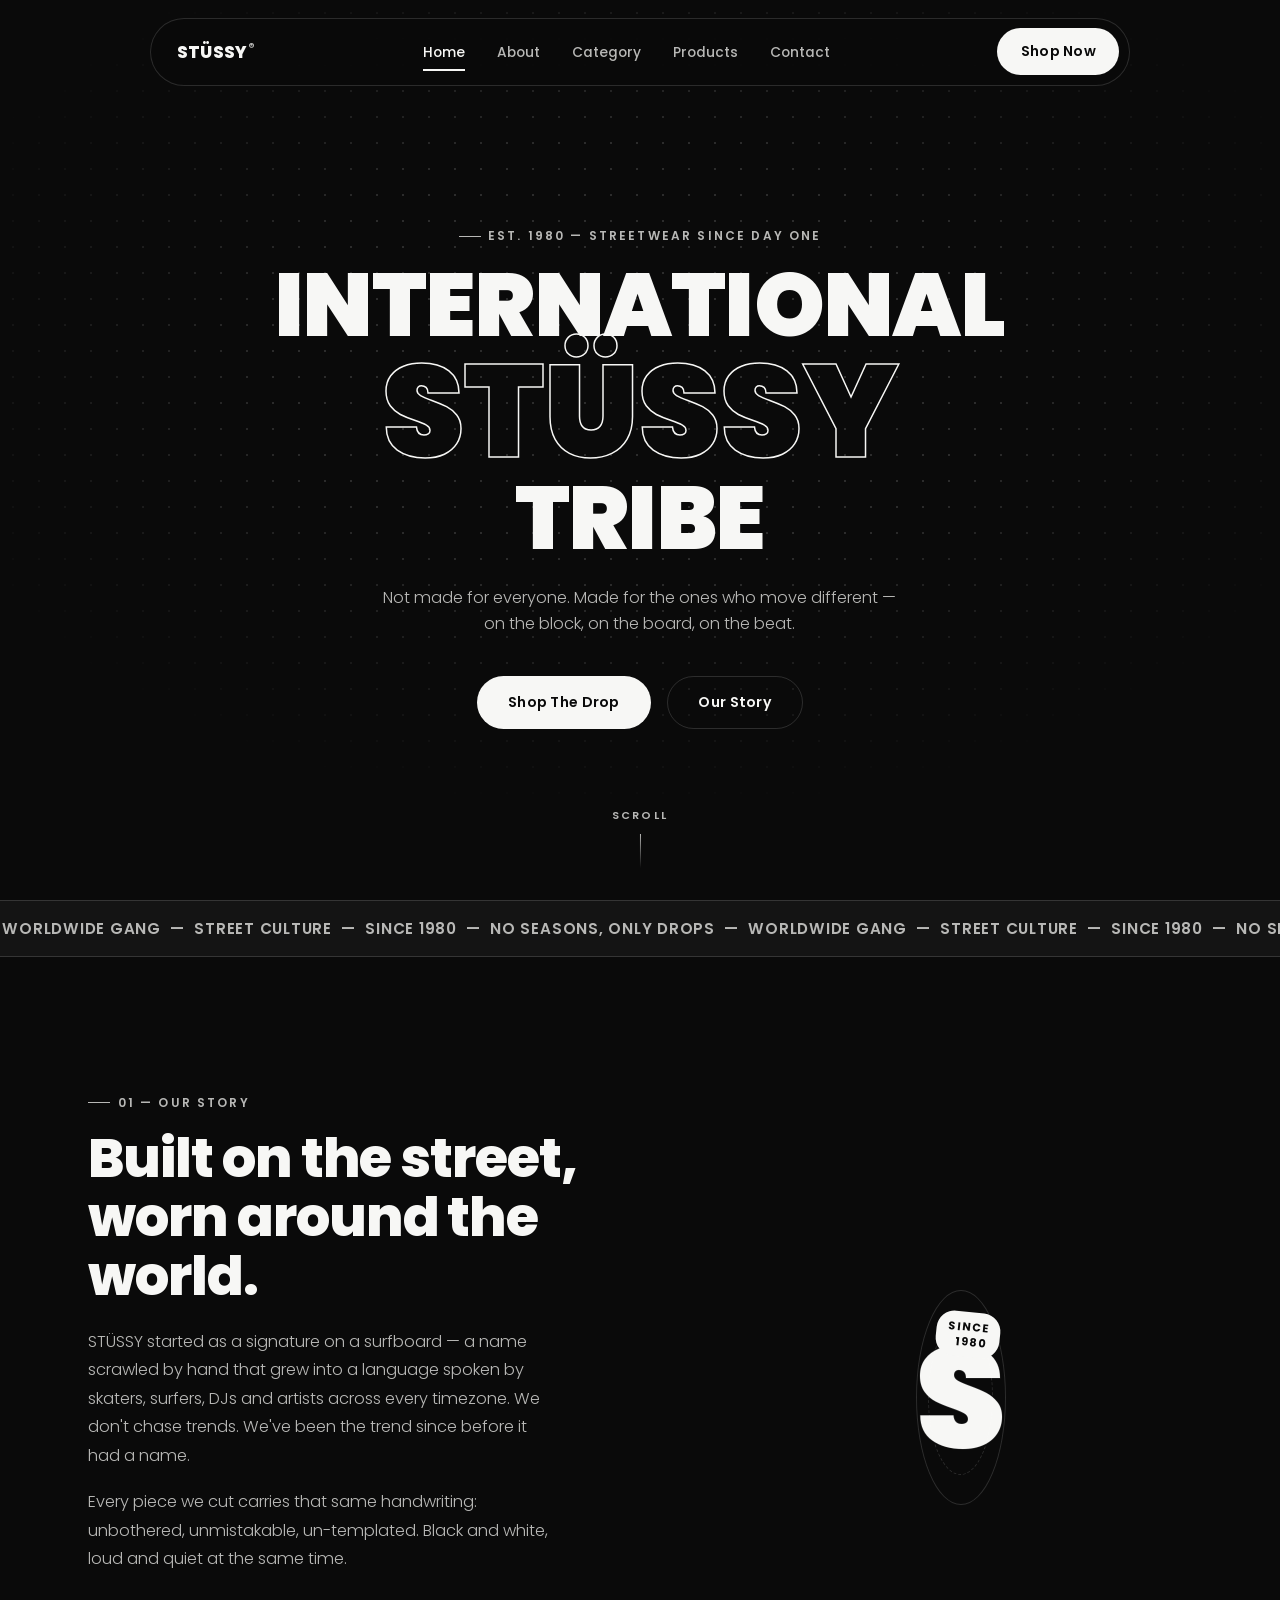
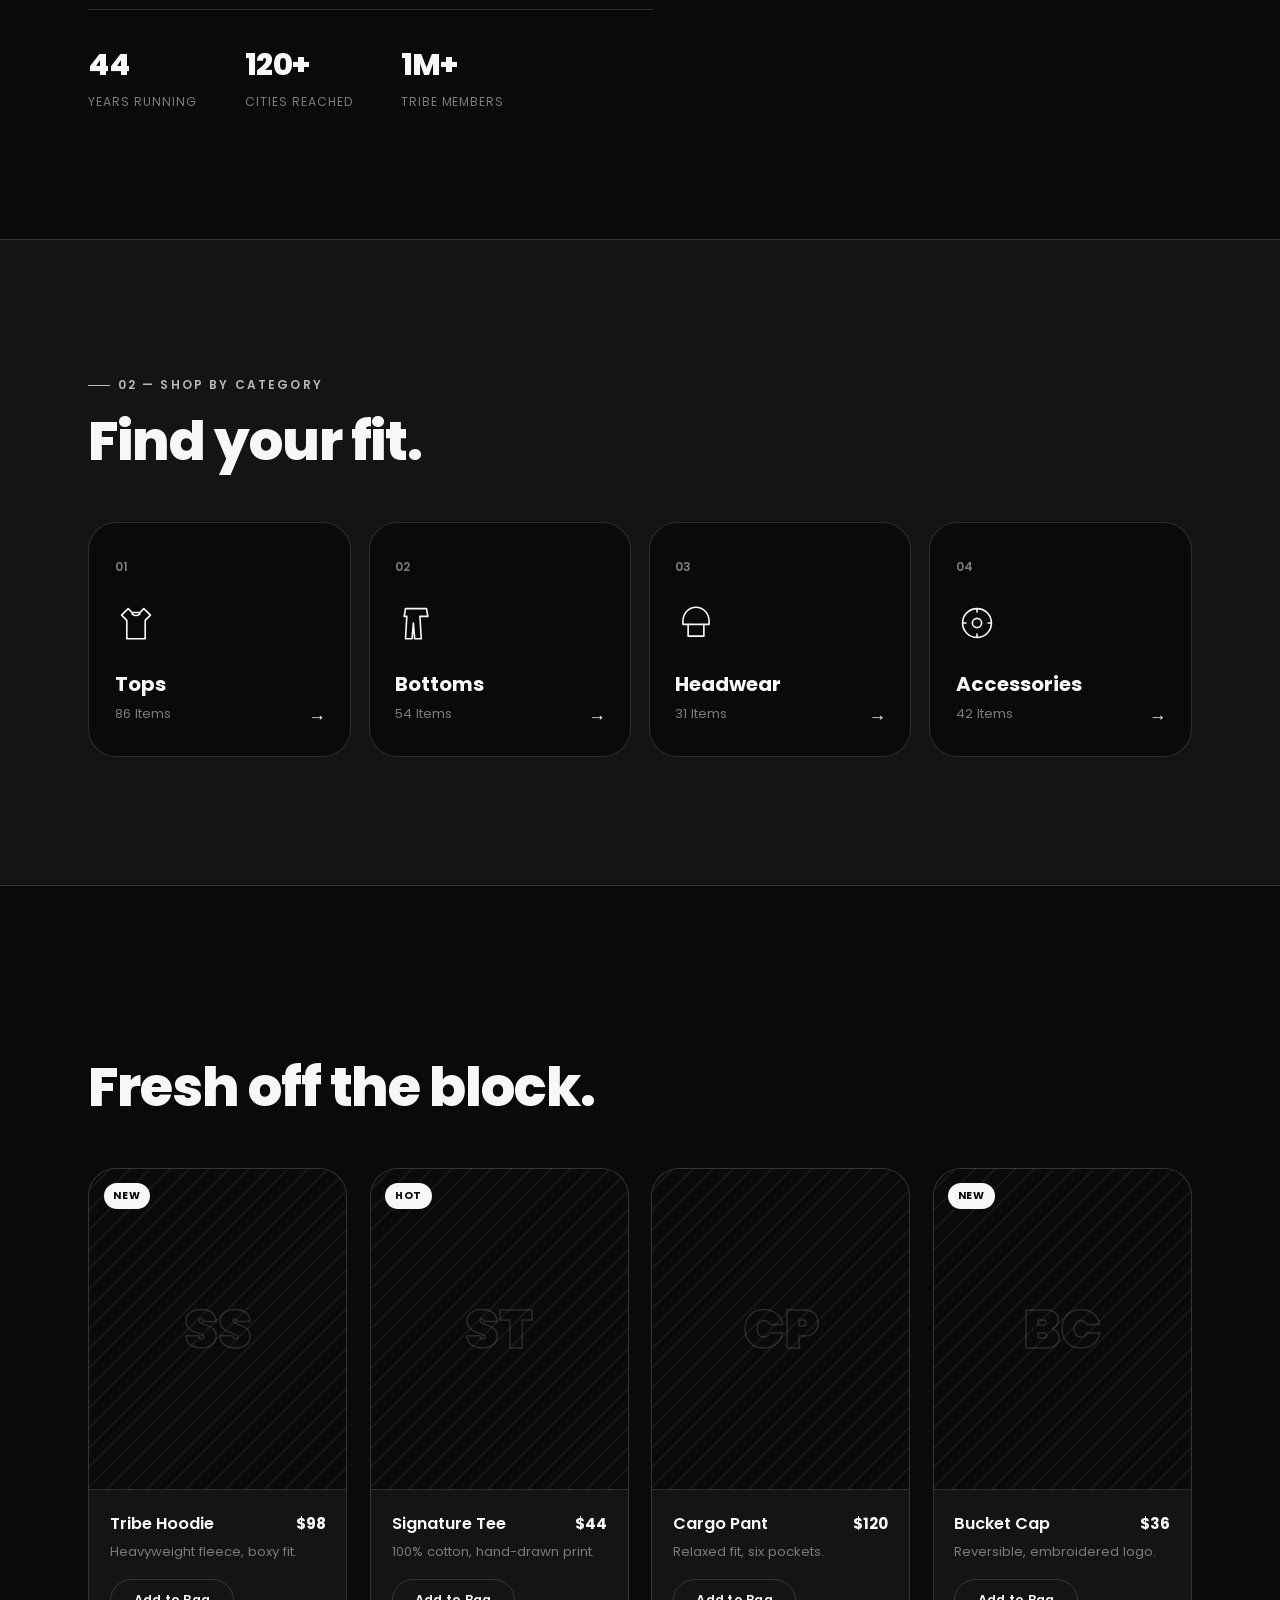
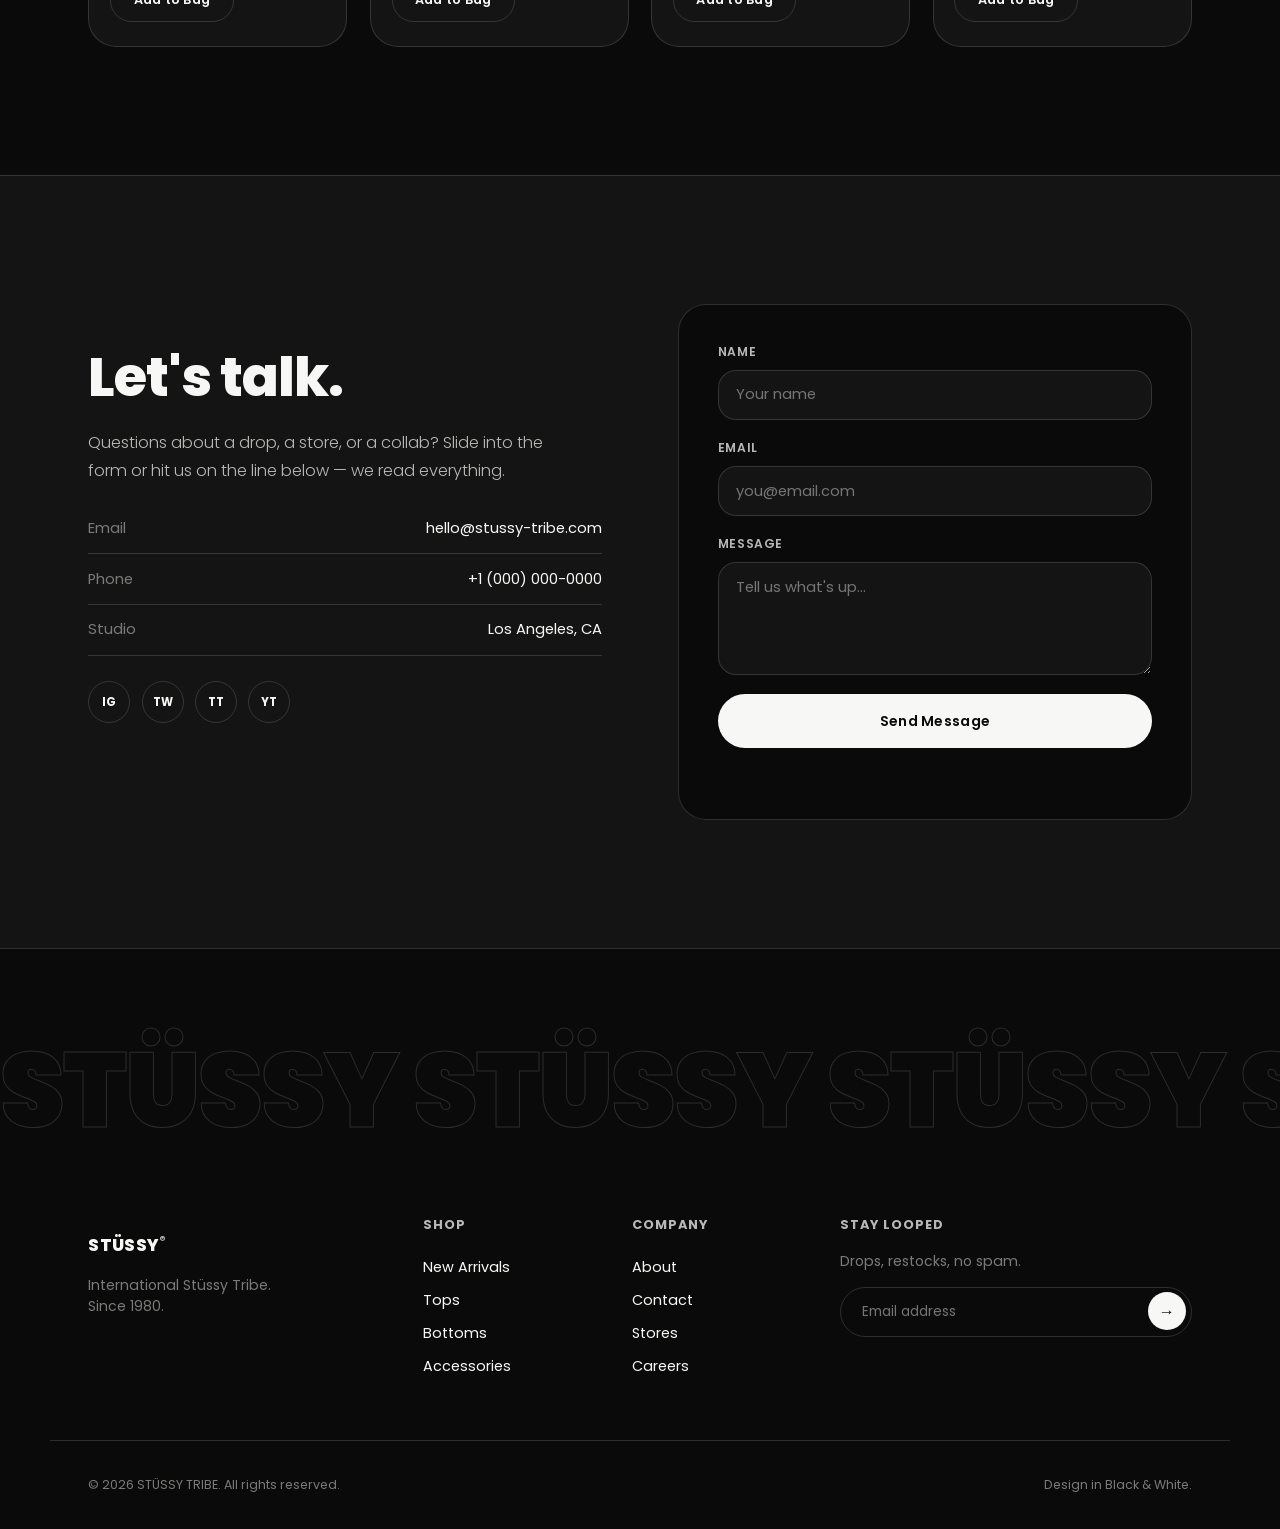
<file: index.html>
<!DOCTYPE html>
<html lang="en">
<head>
<meta charset="UTF-8">
<meta name="viewport" content="width=device-width, initial-scale=1.0">
<title>STÜSSY — International Tribe</title>
<link rel="preconnect" href="https://fonts.googleapis.com">
<link rel="preconnect" href="https://fonts.gstatic.com" crossorigin>
<link href="https://fonts.googleapis.com/css2?family=Poppins:ital,wght@0,300;0,400;0,500;0,600;0,700;0,800;0,900;1,400&display=swap" rel="stylesheet">
<link rel="stylesheet" href="style.css">
</head>
<body>

<!-- ================= NAVBAR (CAPSULE) ================= -->
<header class="navbar-wrap">
  <nav class="navbar" id="navbar">
    <a href="#home" class="nav-logo">STÜSSY<span class="nav-logo-dot">®</span></a>

    <ul class="nav-links" id="navLinks">
      <li><a href="#home" class="nav-link active-link">Home</a></li>
      <li><a href="#about" class="nav-link">About</a></li>
      <li><a href="#kategori" class="nav-link">Category</a></li>
      <li><a href="#produk" class="nav-link">Products</a></li>
      <li><a href="#contact" class="nav-link">Contact</a></li>
    </ul>

    <div class="nav-actions">
      <a href="#produk" class="btn btn-solid nav-cta">Shop Now</a>
      <button class="nav-burger" id="navBurger" aria-label="Toggle menu">
        <span></span><span></span><span></span>
      </button>
    </div>
  </nav>
</header>

<!-- ================= HOME / HERO ================= -->
<section id="home" class="hero">
  <div class="dot-field" aria-hidden="true"></div>

  <div class="hero-inner">
    <p class="eyebrow reveal">EST. 1980 — STREETWEAR SINCE DAY ONE</p>
    <h1 class="hero-title">
      <span class="reveal">INTERNATIONAL</span>
      <span class="hero-outline reveal">STÜSSY</span>
      <span class="reveal">TRIBE</span>
    </h1>
    <p class="hero-sub reveal">
      Not made for everyone. Made for the ones who move different —
      on the block, on the board, on the beat.
    </p>
    <div class="hero-actions reveal">
      <a href="#produk" class="btn btn-solid">Shop The Drop</a>
      <a href="#about" class="btn btn-outline">Our Story</a>
    </div>
  </div>

  <a href="#about" class="scroll-cue" aria-label="Scroll down">
    <span>SCROLL</span>
    <i></i>
  </a>
</section>

<!-- marquee strip -->
<div class="marquee">
  <div class="marquee-track">
    <span>WORLDWIDE GANG&nbsp;</span><span>—</span><span>&nbsp;STREET CULTURE&nbsp;</span><span>—</span>
    <span>&nbsp;SINCE 1980&nbsp;</span><span>—</span><span>&nbsp;NO SEASONS, ONLY DROPS&nbsp;</span><span>—</span>
    <span>&nbsp;WORLDWIDE GANG&nbsp;</span><span>—</span><span>&nbsp;STREET CULTURE&nbsp;</span><span>—</span>
    <span>&nbsp;SINCE 1980&nbsp;</span><span>—</span><span>&nbsp;NO SEASONS, ONLY DROPS&nbsp;</span><span>—</span>
  </div>
</div>

<!-- ================= ABOUT ================= -->
<section id="about" class="about">
  <div class="about-inner">
    <div class="about-text">
      <p class="eyebrow reveal">01 — OUR STORY</p>
      <h2 class="section-title reveal">Built on the street,<br>worn around the world.</h2>
      <p class="about-p reveal">
        STÜSSY started as a signature on a surfboard — a name scrawled
        by hand that grew into a language spoken by skaters, surfers,
        DJs and artists across every timezone. We don't chase trends.
        We've been the trend since before it had a name.
      </p>
      <p class="about-p reveal">
        Every piece we cut carries that same handwriting: unbothered,
        unmistakable, un-templated. Black and white, loud and quiet
        at the same time.
      </p>

      <div class="stat-row reveal">
        <div class="stat">
          <span class="stat-num">44</span>
          <span class="stat-label">Years Running</span>
        </div>
        <div class="stat">
          <span class="stat-num">120+</span>
          <span class="stat-label">Cities Reached</span>
        </div>
        <div class="stat">
          <span class="stat-num">1M+</span>
          <span class="stat-label">Tribe Members</span>
        </div>
      </div>
    </div>

    <div class="about-graphic reveal" aria-hidden="true">
      <div class="graphic-ring ring-1"></div>
      <div class="graphic-ring ring-2"></div>
      <div class="graphic-mark">S</div>
      <div class="graphic-tag">SINCE<br>1980</div>
    </div>
  </div>
</section>

<!-- ================= KATEGORI ================= -->
<section id="kategori" class="kategori">
  <div class="section-head">
    <p class="eyebrow reveal">02 — SHOP BY CATEGORY</p>
    <h2 class="section-title reveal">Find your fit.</h2>
  </div>

  <div class="cat-grid">

    <article class="cat-card reveal">
      <span class="cat-index">01</span>
      <div class="cat-icon">
        <svg viewBox="0 0 64 64" fill="none" xmlns="http://www.w3.org/2000/svg">
          <path d="M20 10 L10 20 L18 28 L18 56 H46 V28 L54 20 L44 10 L38 16 H26 L20 10Z" stroke="currentColor" stroke-width="2.5" stroke-linejoin="round"/>
          <path d="M26 16 C26 22 38 22 38 16" stroke="currentColor" stroke-width="2.5"/>
        </svg>
      </div>
      <h3 class="cat-title">Tops</h3>
      <p class="cat-count">86 Items</p>
      <span class="cat-arrow">→</span>
    </article>

    <article class="cat-card reveal">
      <span class="cat-index">02</span>
      <div class="cat-icon">
        <svg viewBox="0 0 64 64" fill="none" xmlns="http://www.w3.org/2000/svg">
          <path d="M16 10 H48 L50 22 L38 22 L40 56 H30 L28 32 L26 56 H16 L18 22 L14 22 L16 10Z" stroke="currentColor" stroke-width="2.5" stroke-linejoin="round"/>
        </svg>
      </div>
      <h3 class="cat-title">Bottoms</h3>
      <p class="cat-count">54 Items</p>
      <span class="cat-arrow">→</span>
    </article>

    <article class="cat-card reveal">
      <span class="cat-index">03</span>
      <div class="cat-icon">
        <svg viewBox="0 0 64 64" fill="none" xmlns="http://www.w3.org/2000/svg">
          <path d="M12 30 C12 16 22 8 32 8 C42 8 52 16 52 30 V34 H44 V52 H20 V34 H12 V30Z" stroke="currentColor" stroke-width="2.5" stroke-linejoin="round"/>
          <path d="M20 34 H44" stroke="currentColor" stroke-width="2.5"/>
        </svg>
      </div>
      <h3 class="cat-title">Headwear</h3>
      <p class="cat-count">31 Items</p>
      <span class="cat-arrow">→</span>
    </article>

    <article class="cat-card reveal">
      <span class="cat-index">04</span>
      <div class="cat-icon">
        <svg viewBox="0 0 64 64" fill="none" xmlns="http://www.w3.org/2000/svg">
          <circle cx="32" cy="32" r="22" stroke="currentColor" stroke-width="2.5"/>
          <circle cx="32" cy="32" r="7" stroke="currentColor" stroke-width="2.5"/>
          <path d="M32 10 V16 M32 48 V54 M10 32 H16 M48 32 H54" stroke="currentColor" stroke-width="2.5"/>
        </svg>
      </div>
      <h3 class="cat-title">Accessories</h3>
      <p class="cat-count">42 Items</p>
      <span class="cat-arrow">→</span>
    </article>

  </div>
</section>

<!-- ================= PRODUK ================= -->
<section id="produk" class="produk">
  <div class="section-head">
    <p class="eyebrow reveal">03 — NEW ARRIVALS</p>
    <h2 class="section-title reveal">Fresh off the block.</h2>
  </div>

  <div class="prod-grid">

    <article class="prod-card reveal">
      <div class="prod-media">
        <span class="prod-tag">NEW</span>
        <div class="prod-mono">SS</div>
      </div>
      <div class="prod-info">
        <div class="prod-row">
          <h3 class="prod-title">Tribe Hoodie</h3>
          <span class="prod-price">$98</span>
        </div>
        <p class="prod-desc">Heavyweight fleece, boxy fit.</p>
        <button class="btn btn-outline btn-small">Add to Bag</button>
      </div>
    </article>

    <article class="prod-card reveal">
      <div class="prod-media">
        <span class="prod-tag">HOT</span>
        <div class="prod-mono">ST</div>
      </div>
      <div class="prod-info">
        <div class="prod-row">
          <h3 class="prod-title">Signature Tee</h3>
          <span class="prod-price">$44</span>
        </div>
        <p class="prod-desc">100% cotton, hand-drawn print.</p>
        <button class="btn btn-outline btn-small">Add to Bag</button>
      </div>
    </article>

    <article class="prod-card reveal">
      <div class="prod-media">
        <div class="prod-mono">CP</div>
      </div>
      <div class="prod-info">
        <div class="prod-row">
          <h3 class="prod-title">Cargo Pant</h3>
          <span class="prod-price">$120</span>
        </div>
        <p class="prod-desc">Relaxed fit, six pockets.</p>
        <button class="btn btn-outline btn-small">Add to Bag</button>
      </div>
    </article>

    <article class="prod-card reveal">
      <div class="prod-media">
        <span class="prod-tag">NEW</span>
        <div class="prod-mono">BC</div>
      </div>
      <div class="prod-info">
        <div class="prod-row">
          <h3 class="prod-title">Bucket Cap</h3>
          <span class="prod-price">$36</span>
        </div>
        <p class="prod-desc">Reversible, embroidered logo.</p>
        <button class="btn btn-outline btn-small">Add to Bag</button>
      </div>
    </article>

  </div>
</section>

<!-- ================= CONTACT ================= -->
<section id="contact" class="contact">
  <div class="contact-inner">
    <div class="contact-text">
      <p class="eyebrow reveal">04 — GET IN TOUCH</p>
      <h2 class="section-title reveal">Let's talk.</h2>
      <p class="about-p reveal">
        Questions about a drop, a store, or a collab? Slide into the
        form or hit us on the line below — we read everything.
      </p>

      <ul class="contact-list reveal">
        <li><span>Email</span><a href="mailto:hello@stussy-tribe.com">hello@stussy-tribe.com</a></li>
        <li><span>Phone</span><a href="tel:+10000000000">+1 (000) 000-0000</a></li>
        <li><span>Studio</span><a href="#">Los Angeles, CA</a></li>
      </ul>

      <div class="social-row reveal">
        <a href="#" class="social-pill">IG</a>
        <a href="#" class="social-pill">TW</a>
        <a href="#" class="social-pill">TT</a>
        <a href="#" class="social-pill">YT</a>
      </div>
    </div>

    <form class="contact-form reveal" id="contactForm">
      <label class="field">
        <span>Name</span>
        <input type="text" name="name" placeholder="Your name" required>
      </label>
      <label class="field">
        <span>Email</span>
        <input type="email" name="email" placeholder="you@email.com" required>
      </label>
      <label class="field">
        <span>Message</span>
        <textarea name="message" rows="4" placeholder="Tell us what's up..." required></textarea>
      </label>
      <button type="submit" class="btn btn-solid btn-full">Send Message</button>
      <p class="form-note" id="formNote"></p>
    </form>
  </div>
</section>

<!-- ================= FOOTER ================= -->
<footer class="footer">
  <div class="footer-marquee">
    <div class="footer-marquee-track">
      <span>STÜSSY&nbsp;</span><span>STÜSSY&nbsp;</span><span>STÜSSY&nbsp;</span><span>STÜSSY&nbsp;</span>
      <span>STÜSSY&nbsp;</span><span>STÜSSY&nbsp;</span><span>STÜSSY&nbsp;</span><span>STÜSSY&nbsp;</span>
    </div>
  </div>

  <div class="footer-inner">
    <div class="footer-col footer-brand">
      <p class="nav-logo">STÜSSY<span class="nav-logo-dot">®</span></p>
      <p class="footer-tag">International Stüssy Tribe. Since 1980.</p>
    </div>

    <div class="footer-col">
      <h4>Shop</h4>
      <a href="#produk">New Arrivals</a>
      <a href="#kategori">Tops</a>
      <a href="#kategori">Bottoms</a>
      <a href="#kategori">Accessories</a>
    </div>

    <div class="footer-col">
      <h4>Company</h4>
      <a href="#about">About</a>
      <a href="#contact">Contact</a>
      <a href="#">Stores</a>
      <a href="#">Careers</a>
    </div>

    <div class="footer-col footer-news">
      <h4>Stay Looped</h4>
      <p class="footer-tag">Drops, restocks, no spam.</p>
      <form class="news-form">
        <input type="email" placeholder="Email address" required>
        <button type="submit" aria-label="Subscribe">→</button>
      </form>
    </div>
  </div>

  <div class="footer-bottom">
    <p>© <span id="year"></span> STÜSSY TRIBE. All rights reserved.</p>
    <p>Design in Black &amp; White.</p>
  </div>
</footer>

<script src="index.js"></script>
</body>
</html>
</file>
<file: style.css>
/* ============================================================
   STÜSSY — LANDING PAGE
   Design tokens: pure black / white, Poppins throughout,
   weight is the personality (900 for shout, 300 for whisper).
   ============================================================ */

:root{
  --black: #0a0a0a;
  --near-black: #141414;
  --white: #f7f7f5;
  --off-white: #ececeb;
  --gray-600: #7a7a78;
  --gray-400: #b8b8b6;
  --line-dark: rgba(255,255,255,0.14);
  --line-light: rgba(10,10,10,0.14);

  --radius-capsule: 999px;
  --radius-lg: 28px;
  --radius-md: 18px;

  --container: 1180px;
  --gap: clamp(1.25rem, 3vw, 2.5rem);

  --ease: cubic-bezier(.22,.8,.28,1);
}

*,*::before,*::after{ box-sizing: border-box; }
html{ scroll-behavior: smooth; }

body{
  margin: 0;
  background: var(--black);
  color: var(--white);
  font-family: 'Poppins', sans-serif;
  font-weight: 400;
  -webkit-font-smoothing: antialiased;
  overflow-x: hidden;
}

img,svg{ display:block; max-width:100%; }
a{ color: inherit; text-decoration: none; }
ul{ list-style:none; margin:0; padding:0; }
button{ font-family:inherit; cursor:pointer; }
input,textarea{ font-family:inherit; }

.section-head{
  max-width: var(--container);
  margin: 0 auto;
  padding: 0 var(--gap);
}

/* ============ TYPE HELPERS ============ */
.eyebrow{
  display:inline-flex;
  align-items:center;
  gap:.6em;
  font-size: 0.75rem;
  font-weight: 600;
  letter-spacing: 0.18em;
  text-transform: uppercase;
  color: var(--gray-400);
  margin: 0 0 1.1rem;
}
.eyebrow::before{
  content:"";
  width: 22px; height: 1px;
  background: var(--gray-400);
}

.section-title{
  font-size: clamp(2rem, 4.4vw, 3.4rem);
  font-weight: 800;
  line-height: 1.08;
  letter-spacing: -0.02em;
  margin: 0 0 1.4rem;
}

/* ============ BUTTONS ============ */
.btn{
  display:inline-flex;
  align-items:center;
  justify-content:center;
  gap:.5rem;
  padding: 0.95rem 1.9rem;
  border-radius: var(--radius-capsule);
  font-size: 0.88rem;
  font-weight: 600;
  letter-spacing: 0.02em;
  border: 1.5px solid transparent;
  transition: transform .35s var(--ease), background .3s ease, color .3s ease, border-color .3s ease;
  white-space: nowrap;
}
.btn:active{ transform: scale(.96); }

.btn-solid{
  background: var(--white);
  color: var(--black);
}
.btn-solid:hover{
  background: var(--black);
  color: var(--white);
  border-color: var(--line-dark);
}

.btn-outline{
  background: transparent;
  color: var(--white);
  border-color: var(--line-dark);
}
.btn-outline:hover{
  background: var(--white);
  color: var(--black);
}

.btn-small{ padding: 0.7rem 1.4rem; font-size: 0.8rem; }
.btn-full{ width: 100%; }

/* ============================================================
   NAVBAR — capsule, floating
   ============================================================ */
.navbar-wrap{
  position: fixed;
  top: 1.1rem;
  left: 0; right:0;
  z-index: 100;
  display:flex;
  justify-content:center;
  padding: 0 var(--gap);
}

.navbar{
  width: 100%;
  max-width: 980px;
  display:flex;
  align-items:center;
  justify-content:space-between;
  gap: 1.5rem;
  padding: 0.6rem 0.6rem 0.6rem 1.6rem;
  background: rgba(10,10,10,0.66);
  backdrop-filter: blur(18px) saturate(140%);
  -webkit-backdrop-filter: blur(18px) saturate(140%);
  border: 1px solid var(--line-dark);
  border-radius: var(--radius-capsule);
  transition: background .4s ease, border-color .4s ease, box-shadow .4s ease;
}
.navbar.scrolled{
  background: rgba(10,10,10,0.9);
  box-shadow: 0 10px 30px rgba(0,0,0,.35);
}

.nav-logo{
  font-weight: 800;
  font-size: 1.05rem;
  letter-spacing: 0.02em;
  white-space: nowrap;
}
.nav-logo-dot{ font-size: .6em; vertical-align: super; color: var(--gray-400); }

.nav-links{
  display:flex;
  align-items:center;
  gap: 2rem;
}
.nav-link{
  position: relative;
  font-size: 0.86rem;
  font-weight: 500;
  color: var(--gray-400);
  padding: 0.4rem 0;
  transition: color .3s ease;
}
.nav-link::after{
  content:"";
  position:absolute;
  left:0; right:100%;
  bottom:-2px;
  height:1.5px;
  background: var(--white);
  transition: right .35s var(--ease);
}
.nav-link:hover,
.nav-link.active-link{ color: var(--white); }
.nav-link:hover::after,
.nav-link.active-link::after{ right:0; }

.nav-actions{ display:flex; align-items:center; gap: 0.8rem; }
.nav-cta{ padding: 0.75rem 1.4rem; }

.nav-burger{
  display:none;
  flex-direction:column;
  justify-content:center;
  gap: 5px;
  width: 42px; height: 42px;
  border-radius: 50%;
  border: 1px solid var(--line-dark);
  background: transparent;
}
.nav-burger span{
  width: 16px; height: 1.5px;
  background: var(--white);
  margin: 0 auto;
  transition: transform .3s ease, opacity .3s ease;
}
.nav-burger.open span:nth-child(1){ transform: translateY(6.5px) rotate(45deg); }
.nav-burger.open span:nth-child(2){ opacity:0; }
.nav-burger.open span:nth-child(3){ transform: translateY(-6.5px) rotate(-45deg); }

/* ============================================================
   HERO
   ============================================================ */
.hero{
  position: relative;
  min-height: 100svh;
  display:flex;
  flex-direction:column;
  align-items:center;
  justify-content:center;
  text-align:center;
  padding: 9rem 1.5rem 6rem;
  overflow:hidden;
}

.dot-field{
  position:absolute; inset:0;
  background-image: radial-gradient(var(--line-dark) 1.4px, transparent 1.4px);
  background-size: 26px 26px;
  mask-image: radial-gradient(ellipse 70% 60% at 50% 40%, black 40%, transparent 85%);
  -webkit-mask-image: radial-gradient(ellipse 70% 60% at 50% 40%, black 40%, transparent 85%);
  pointer-events:none;
}

.hero-inner{ position:relative; max-width: 900px; }

.hero-title{
  margin: 0 0 1.6rem;
  font-weight: 900;
  line-height: 0.94;
  letter-spacing: -0.03em;
  text-transform: uppercase;
  display:flex;
  flex-direction:column;
  align-items:center;
}
.hero-title span{ font-size: clamp(2.4rem, 8vw, 5.6rem); }
.hero-outline{
  color: transparent;
  -webkit-text-stroke: 1.5px var(--white);
  font-size: clamp(3.2rem, 11.5vw, 8.2rem) !important;
  margin: 0.02em 0;
}

.hero-sub{
  max-width: 520px;
  margin: 0 auto 2.4rem;
  color: var(--gray-400);
  font-size: 1.02rem;
  line-height: 1.6;
  font-weight: 300;
}

.hero-actions{
  display:flex;
  gap: 1rem;
  justify-content:center;
  flex-wrap: wrap;
}

.scroll-cue{
  position:absolute;
  bottom: 2rem; left:50%;
  transform: translateX(-50%);
  display:flex;
  flex-direction:column;
  align-items:center;
  gap: 0.6rem;
  color: var(--gray-400);
}
.scroll-cue span{
  font-size: 0.68rem;
  letter-spacing: 0.2em;
  font-weight: 600;
}
.scroll-cue i{
  width: 1px; height: 34px;
  background: linear-gradient(var(--gray-400), transparent);
  position: relative;
  overflow:hidden;
}
.scroll-cue i::after{
  content:"";
  position:absolute; top:-100%; left:0; right:0; height:100%;
  background: var(--white);
  animation: scrollLine 1.8s ease-in-out infinite;
}
@keyframes scrollLine{
  0%{ top:-100%; }
  60%{ top:100%; }
  100%{ top:100%; }
}

/* ============================================================
   MARQUEE
   ============================================================ */
.marquee{
  border-top: 1px solid var(--line-dark);
  border-bottom: 1px solid var(--line-dark);
  overflow:hidden;
  background: var(--near-black);
  padding: 1rem 0;
}
.marquee-track{
  display:flex;
  width: max-content;
  white-space: nowrap;
  font-size: 0.95rem;
  font-weight: 600;
  letter-spacing: 0.05em;
  text-transform: uppercase;
  color: var(--gray-400);
  animation: marqueeScroll 26s linear infinite;
}
.marquee-track span{ padding: 0 0.15em; }
@keyframes marqueeScroll{
  from{ transform: translateX(0); }
  to{ transform: translateX(-50%); }
}

/* ============================================================
   ABOUT
   ============================================================ */
.about{ padding: 8rem 0; }
.about-inner{
  max-width: var(--container);
  margin: 0 auto;
  padding: 0 var(--gap);
  display:grid;
  grid-template-columns: 1.1fr 0.9fr;
  gap: clamp(2.5rem, 6vw, 6rem);
  align-items:center;
}

.about-p{
  color: var(--gray-400);
  font-weight: 300;
  font-size: 1.02rem;
  line-height: 1.75;
  max-width: 46ch;
  margin: 0 0 1.1rem;
}

.stat-row{
  display:flex;
  gap: clamp(1.5rem, 4vw, 3rem);
  margin-top: 2.2rem;
  padding-top: 2rem;
  border-top: 1px solid var(--line-dark);
}
.stat{ display:flex; flex-direction:column; gap:.3rem; }
.stat-num{ font-size: 1.9rem; font-weight: 800; letter-spacing: -0.02em; }
.stat-label{ font-size: 0.76rem; color: var(--gray-600); text-transform:uppercase; letter-spacing:.08em; }

.about-graphic{
  position: relative;
  aspect-ratio: 1 / 1;
  max-width: 420px;
  margin: 0 auto;
  display:flex;
  align-items:center;
  justify-content:center;
}
.graphic-ring{
  position:absolute;
  border-radius:50%;
  border: 1.5px solid var(--line-dark);
}
.ring-1{ inset: 0; }
.ring-2{ inset: 14%; border-style: dashed; animation: spin 40s linear infinite; }
@keyframes spin{ to{ transform: rotate(360deg); } }

.graphic-mark{
  font-size: clamp(6rem, 16vw, 9rem);
  font-weight: 900;
  color: var(--white);
  -webkit-text-stroke: 1px var(--line-dark);
}
.graphic-tag{
  position:absolute;
  top: 10%; right: 6%;
  font-size: 0.7rem;
  font-weight: 700;
  letter-spacing: 0.1em;
  text-align:right;
  color: var(--black);
  background: var(--white);
  padding: 0.5rem 0.7rem;
  border-radius: var(--radius-md);
  line-height: 1.3;
  transform: rotate(6deg);
}

/* ============================================================
   KATEGORI
   ============================================================ */
.kategori{ padding: 8rem 0; background: var(--near-black); border-top: 1px solid var(--line-dark); border-bottom: 1px solid var(--line-dark); }
.kategori .section-head{ margin-bottom: 3.2rem; }

.cat-grid{
  max-width: var(--container);
  margin: 0 auto;
  padding: 0 var(--gap);
  display:grid;
  grid-template-columns: repeat(4, 1fr);
  gap: 1.1rem;
}

.cat-card{
  position: relative;
  padding: 2.2rem 1.6rem 2rem;
  border: 1.5px solid var(--line-dark);
  border-radius: var(--radius-lg);
  background: var(--black);
  color: var(--white);
  overflow:hidden;
  cursor: pointer;
  transition: background .4s var(--ease), color .4s var(--ease), transform .4s var(--ease), border-color .4s var(--ease);
}
.cat-card:hover{
  background: var(--white);
  color: var(--black);
  border-color: var(--white);
  transform: translateY(-6px);
}
.cat-card:hover .cat-icon{ color: var(--black); }
.cat-card:hover .cat-index,
.cat-card:hover .cat-count{ color: var(--gray-600); }

.cat-index{
  display:block;
  font-size: 0.75rem;
  font-weight: 600;
  color: var(--gray-600);
  margin-bottom: 1.6rem;
  transition: color .4s ease;
}
.cat-icon{
  width: 42px; height: 42px;
  color: var(--white);
  margin-bottom: 1.6rem;
  transition: color .4s ease;
}
.cat-title{ font-size: 1.25rem; font-weight: 700; margin: 0 0 0.3rem; }
.cat-count{ font-size: 0.82rem; color: var(--gray-600); margin: 0; transition: color .4s ease; }
.cat-arrow{
  position:absolute;
  right: 1.5rem; bottom: 1.6rem;
  font-size: 1.1rem;
  transition: transform .4s var(--ease);
}
.cat-card:hover .cat-arrow{ transform: translate(4px,-4px); }

/* ============================================================
   PRODUK
   ============================================================ */
.produk{ padding: 8rem 0; }
.produk .section-head{ margin-bottom: 3.2rem; }

.prod-grid{
  max-width: var(--container);
  margin: 0 auto;
  padding: 0 var(--gap);
  display:grid;
  grid-template-columns: repeat(4, 1fr);
  gap: 1.4rem;
}

.prod-card{
  border: 1.5px solid var(--line-dark);
  border-radius: var(--radius-lg);
  overflow: hidden;
  background: var(--near-black);
  transition: transform .4s var(--ease), border-color .4s ease;
}
.prod-card:hover{ transform: translateY(-6px); border-color: var(--white); }

.prod-media{
  position: relative;
  aspect-ratio: 4 / 5;
  display:flex;
  align-items:center;
  justify-content:center;
  background:
    repeating-linear-gradient(135deg, rgba(255,255,255,0.05) 0 2px, transparent 2px 14px),
    var(--black);
  border-bottom: 1.5px solid var(--line-dark);
}
.prod-mono{
  font-size: 3.4rem;
  font-weight: 900;
  color: transparent;
  -webkit-text-stroke: 1.4px var(--line-dark);
}
.prod-tag{
  position:absolute;
  top: 0.9rem; left: 0.9rem;
  font-size: 0.65rem;
  font-weight: 700;
  letter-spacing: 0.08em;
  background: var(--white);
  color: var(--black);
  padding: 0.3rem 0.6rem;
  border-radius: var(--radius-capsule);
}

.prod-info{ padding: 1.3rem 1.3rem 1.5rem; }
.prod-row{ display:flex; align-items:baseline; justify-content:space-between; gap: .6rem; margin-bottom: .35rem; }
.prod-title{ font-size: 1.02rem; font-weight: 600; margin:0; }
.prod-price{ font-size: 0.95rem; font-weight: 700; white-space:nowrap; }
.prod-desc{ font-size: 0.82rem; color: var(--gray-600); margin: 0 0 1.1rem; }

/* ============================================================
   CONTACT
   ============================================================ */
.contact{ padding: 8rem 0; background: var(--near-black); border-top: 1px solid var(--line-dark); }
.contact-inner{
  max-width: var(--container);
  margin: 0 auto;
  padding: 0 var(--gap);
  display:grid;
  grid-template-columns: 1fr 1fr;
  gap: clamp(2.5rem, 6vw, 5rem);
  align-items:start;
}

.contact-list{ margin: 2rem 0 1.6rem; display:flex; flex-direction:column; gap: 0.9rem; }
.contact-list li{
  display:flex;
  justify-content:space-between;
  border-bottom: 1px solid var(--line-dark);
  padding-bottom: 0.9rem;
  font-size: 0.92rem;
}
.contact-list span{ color: var(--gray-600); }
.contact-list a:hover{ text-decoration: underline; }

.social-row{ display:flex; gap: 0.7rem; }
.social-pill{
  width: 42px; height: 42px;
  display:flex; align-items:center; justify-content:center;
  border: 1px solid var(--line-dark);
  border-radius: 50%;
  font-size: 0.72rem;
  font-weight: 700;
  transition: background .3s ease, color .3s ease, border-color .3s ease;
}
.social-pill:hover{ background: var(--white); color: var(--black); border-color: var(--white); }

.contact-form{
  background: var(--black);
  border: 1.5px solid var(--line-dark);
  border-radius: var(--radius-lg);
  padding: clamp(1.6rem, 3vw, 2.4rem);
  display:flex;
  flex-direction:column;
  gap: 1.2rem;
}
.field{ display:flex; flex-direction:column; gap: 0.55rem; }
.field span{ font-size: 0.76rem; font-weight: 600; letter-spacing:.05em; text-transform:uppercase; color: var(--gray-400); }
.field input,
.field textarea{
  background: var(--near-black);
  border: 1px solid var(--line-dark);
  border-radius: var(--radius-md);
  padding: 0.85rem 1.1rem;
  color: var(--white);
  font-size: 0.92rem;
  resize: vertical;
  transition: border-color .3s ease, background .3s ease;
}
.field input:focus,
.field textarea:focus{
  outline: none;
  border-color: var(--white);
  background: #1b1b1b;
}
.form-note{
  min-height: 1em;
  font-size: 0.82rem;
  color: var(--gray-400);
  margin: 0;
  text-align: center;
}

/* ============================================================
   FOOTER
   ============================================================ */
.footer{ background: var(--black); border-top: 1px solid var(--line-dark); padding-top: 3rem; }

.footer-marquee{ overflow:hidden; padding: 1rem 0 3rem; }
.footer-marquee-track{
  display:flex;
  width: max-content;
  white-space: nowrap;
  font-size: clamp(3rem, 9vw, 6.5rem);
  font-weight: 900;
  letter-spacing: -0.02em;
  color: transparent;
  -webkit-text-stroke: 1px var(--line-dark);
  animation: marqueeScroll 34s linear infinite;
}

.footer-inner{
  max-width: var(--container);
  margin: 0 auto;
  padding: 0 var(--gap) 3.5rem;
  display:grid;
  grid-template-columns: 1.4fr 0.8fr 0.8fr 1.2fr;
  gap: 2.5rem;
}
.footer-tag{ color: var(--gray-600); font-size: 0.88rem; margin-top: 0.7rem; max-width: 24ch; }
.footer-col h4{ font-size: 0.8rem; letter-spacing: 0.08em; text-transform: uppercase; color: var(--gray-400); margin: 0 0 1.1rem; }
.footer-col a{
  display:block;
  font-size: 0.9rem;
  color: var(--white);
  padding: 0.35rem 0;
  width: fit-content;
  border-bottom: 1px solid transparent;
  transition: border-color .3s ease, color .3s ease;
}
.footer-col a:hover{ border-color: var(--white); }

.news-form{
  display:flex;
  margin-top: 0.9rem;
  border: 1px solid var(--line-dark);
  border-radius: var(--radius-capsule);
  overflow:hidden;
  padding: 0.3rem;
}
.news-form input{
  flex:1;
  background: transparent;
  border: none;
  color: var(--white);
  padding: 0.6rem 1rem;
  font-size: 0.85rem;
}
.news-form input:focus{ outline:none; }
.news-form button{
  width: 38px; height: 38px;
  border-radius: 50%;
  border: none;
  background: var(--white);
  color: var(--black);
  font-size: 1rem;
  transition: transform .3s ease;
}
.news-form button:hover{ transform: rotate(45deg); }

.footer-bottom{
  border-top: 1px solid var(--line-dark);
  padding: 1.4rem var(--gap);
  max-width: var(--container);
  margin: 0 auto;
  display:flex;
  justify-content:space-between;
  flex-wrap: wrap;
  gap: 0.6rem;
  font-size: 0.78rem;
  color: var(--gray-600);
}

/* ============================================================
   SCROLL REVEAL
   ============================================================ */
.reveal{
  opacity: 0;
  transform: translateY(26px);
  transition: opacity .8s var(--ease), transform .8s var(--ease);
}
.reveal.is-visible{ opacity: 1; transform: translateY(0); }

/* ============================================================
   RESPONSIVE
   ============================================================ */
@media (max-width: 980px){
  .cat-grid{ grid-template-columns: repeat(2, 1fr); }
  .prod-grid{ grid-template-columns: repeat(2, 1fr); }
  .about-inner{ grid-template-columns: 1fr; }
  .about-graphic{ order:-1; max-width: 280px; }
  .contact-inner{ grid-template-columns: 1fr; }
  .footer-inner{ grid-template-columns: 1fr 1fr; }
}

@media (max-width: 760px){
  .nav-links, .nav-cta{ display:none; }
  .nav-burger{ display:flex; }
  .navbar-wrap{ top: 0.8rem; }
  .navbar{
    flex-wrap: wrap;
    border-radius: 26px;
  }
  .navbar.menu-open .nav-links{
    display:flex;
    flex-direction:column;
    width:100%;
    align-items:flex-start;
    gap: 0.2rem;
    padding-top: 1rem;
    border-top: 1px solid var(--line-dark);
    margin-top: 0.8rem;
  }
  .navbar.menu-open .nav-link{ padding: 0.6rem 0.2rem; width:100%; }
  .navbar.menu-open .nav-cta{ display:inline-flex; margin-top: .6rem; }

  .cat-grid{ grid-template-columns: 1fr; }
  .prod-grid{ grid-template-columns: 1fr; }
  .footer-inner{ grid-template-columns: 1fr; }
}
</file>
